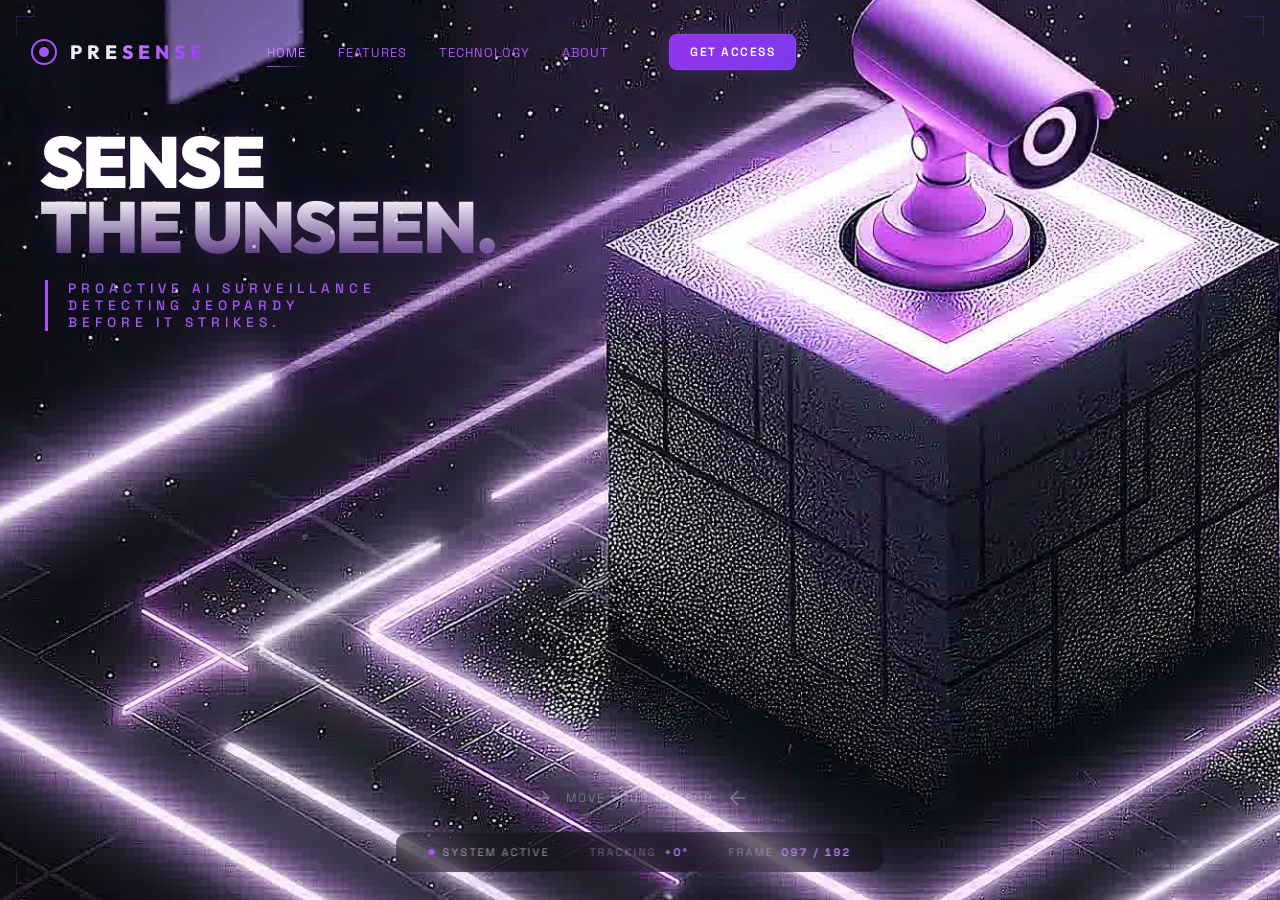
<file: index.html>
<!DOCTYPE html>
<html lang="en">
<head>
    <meta charset="UTF-8">
    <meta name="viewport" content="width=device-width, initial-scale=1.0">
    <meta name="description" content="PreSense — AI-Powered Public Safety & Crowd Monitoring System with intelligent CCTV surveillance.">
    <title>PreSense | Intelligent Surveillance</title>
    <link rel="preconnect" href="https://fonts.googleapis.com">
    <link rel="preconnect" href="https://fonts.gstatic.com" crossorigin>
    <link href="https://fonts.googleapis.com/css2?family=Outfit:wght@300;400;500;600;700;800;900&family=Space+Grotesk:wght@300;400;500;600;700&display=swap" rel="stylesheet">
    <link rel="stylesheet" href="style.css">
</head>
<body>
    <!-- Preloader -->
    <div id="preloader">
        <div class="preloader-inner">
            <div class="preloader-ring"></div>
            <div class="preloader-ring"></div>
            <div class="preloader-ring"></div>
            <div class="preloader-text">
                <span class="preloader-logo">PRE<span class="accent">SENSE</span></span>
                <div class="preloader-progress">
                    <div class="preloader-bar" id="preloaderBar"></div>
                </div>
                <span class="preloader-percent" id="preloaderPercent">0%</span>
            </div>
        </div>
    </div>

    <!-- Particle Canvas Background -->
    <canvas id="particleCanvas"></canvas>

    <!-- Scanline overlay -->
    <div class="scanline-overlay"></div>

    <!-- FULLSCREEN Camera Canvas -->
    <canvas id="cameraCanvas"></canvas>

    <!-- Neon Glow Overlay (pulses when mouse is idle) -->
    <div class="glow-overlay" id="glowOverlay"></div>

    <!-- Hero Catchy Text -->
    <div class="hero-text-container">
        <h1 class="hero-title">SENSE<br>THE UNSEEN.</h1>
        <p class="hero-subtitle">PROACTIVE AI SURVEILLANCE<br>DETECTING JEOPARDY<br>BEFORE IT STRIKES.</p>
    </div>

    <!-- Navigation -->
    <nav class="navbar" id="navbar">
        <div class="nav-logo">
            <div class="logo-icon">
                <svg width="28" height="28" viewBox="0 0 28 28" fill="none">
                    <circle cx="14" cy="14" r="12" stroke="url(#logoGrad)" stroke-width="2" fill="none"/>
                    <circle cx="14" cy="14" r="5" fill="url(#logoGrad)"/>
                    <line x1="14" y1="2" x2="14" y2="8" stroke="url(#logoGrad)" stroke-width="1.5"/>
                    <line x1="14" y1="20" x2="14" y2="26" stroke="url(#logoGrad)" stroke-width="1.5"/>
                    <line x1="2" y1="14" x2="8" y2="14" stroke="url(#logoGrad)" stroke-width="1.5"/>
                    <line x1="20" y1="14" x2="26" y2="14" stroke="url(#logoGrad)" stroke-width="1.5"/>
                    <defs>
                        <linearGradient id="logoGrad" x1="0" y1="0" x2="28" y2="28">
                            <stop offset="0%" stop-color="#a855f7"/>
                            <stop offset="100%" stop-color="#7c3aed"/>
                        </linearGradient>
                    </defs>
                </svg>
            </div>
            <span class="logo-text">PRE<span class="accent">SENSE</span></span>
        </div>
        <div class="nav-links">
            <a href="#" class="nav-link active">Home</a>
            <a href="#" class="nav-link">Features</a>
            <a href="#" class="nav-link">Technology</a>
            <a href="#" class="nav-link">About</a>
        </div>
        </div>
        <div class="nav-cta">
            <a href="access.html" class="btn-primary" style="text-decoration:none">Get Access</a>
        </div>
    </nav>

    <!-- Cursor Hint -->
    <div class="cursor-hint" id="cursorHint">
        <svg width="24" height="24" viewBox="0 0 24 24" fill="none" stroke="currentColor" stroke-width="1.5">
            <path d="M5 12h14M12 5l7 7-7 7"/>
        </svg>
        <span>Move your cursor</span>
        <svg width="24" height="24" viewBox="0 0 24 24" fill="none" stroke="currentColor" stroke-width="1.5" style="transform: scaleX(-1)">
            <path d="M5 12h14M12 5l7 7-7 7"/>
        </svg>
    </div>

    <!-- Status Bar -->
    <div class="status-bar" id="statusBar">
        <div class="status-item">
            <div class="status-dot live"></div>
            <span>SYSTEM ACTIVE</span>
        </div>
        <div class="status-item">
            <span class="status-label">TRACKING</span>
            <span class="status-value" id="trackingAngle">0°</span>
        </div>
        <div class="status-item">
            <span class="status-label">FRAME</span>
            <span class="status-value" id="frameCounter">001 / 192</span>
        </div>
    </div>

    <!-- Corner Decorations -->
    <div class="corner-decor top-left"></div>
    <div class="corner-decor top-right"></div>
    <div class="corner-decor bottom-left"></div>
    <div class="corner-decor bottom-right"></div>

    <script src="script.js"></script>
</body>
</html>
</file>
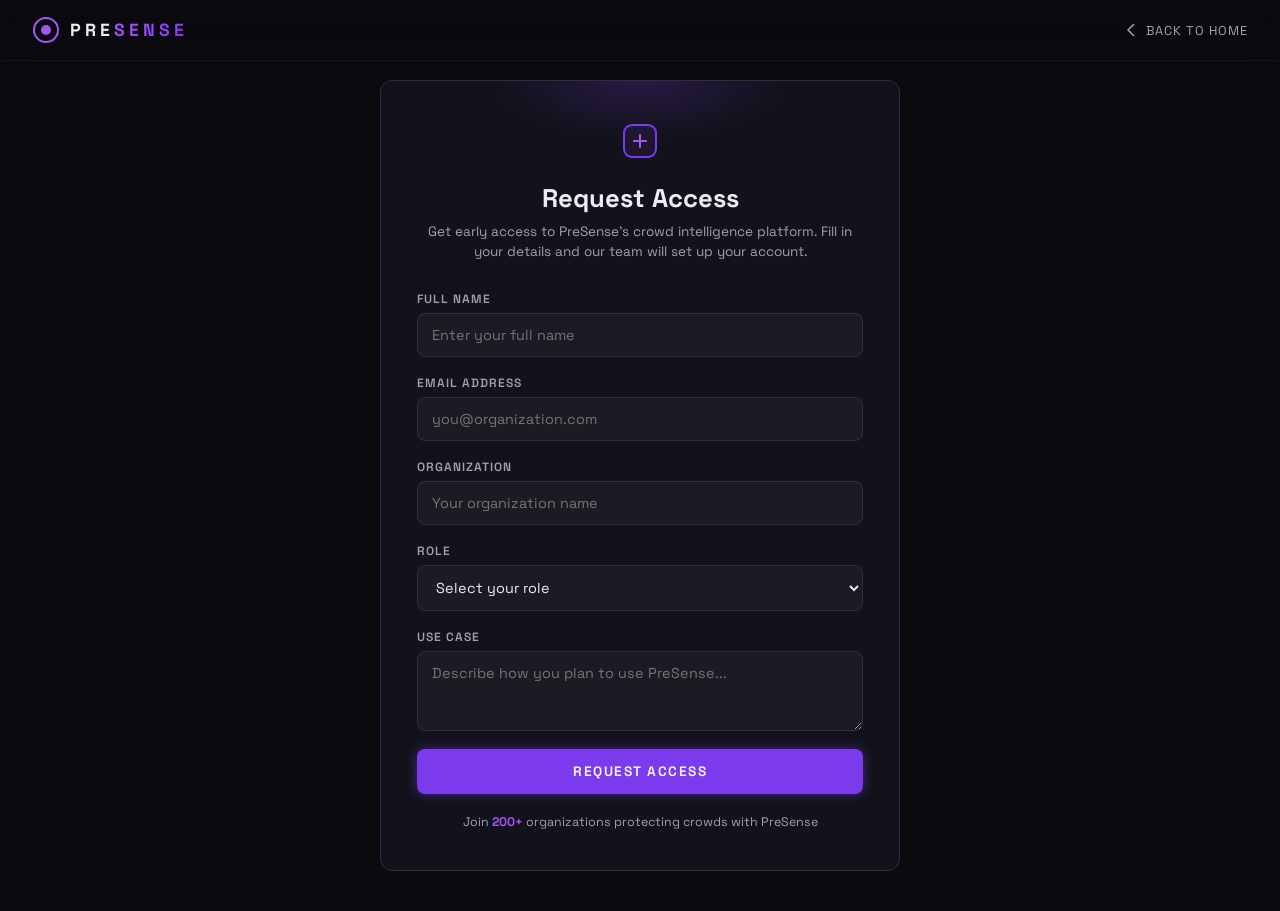
<file: access.html>
<!DOCTYPE html>
<html lang="en">
<head>
    <meta charset="UTF-8">
    <meta name="viewport" content="width=device-width, initial-scale=1.0">
    <meta name="description" content="Request access to PreSense — AI-powered crowd panic prediction and prevention system.">
    <title>PreSense | Request Access</title>
    <link rel="preconnect" href="https://fonts.googleapis.com">
    <link rel="preconnect" href="https://fonts.gstatic.com" crossorigin>
    <link href="https://fonts.googleapis.com/css2?family=Inter:wght@300;400;500;600;700;800;900&family=Space+Grotesk:wght@300;400;500;600;700&display=swap" rel="stylesheet">
    <link rel="stylesheet" href="app.css">
</head>
<body class="page-access">
    <!-- Dot grid background -->
    <div class="dot-grid-bg"></div>

    <!-- Floating particles -->
    <div class="particles-container" id="particles"></div>

    <!-- Navbar -->
    <nav class="top-nav">
        <a href="index.html" class="top-nav-logo">
            <svg width="28" height="28" viewBox="0 0 28 28" fill="none">
                <circle cx="14" cy="14" r="12" stroke="url(#lg1)" stroke-width="2" fill="none"/>
                <circle cx="14" cy="14" r="5" fill="url(#lg1)"/>
                <line x1="14" y1="2" x2="14" y2="8" stroke="url(#lg1)" stroke-width="1.5"/>
                <line x1="14" y1="20" x2="14" y2="26" stroke="url(#lg1)" stroke-width="1.5"/>
                <line x1="2" y1="14" x2="8" y2="14" stroke="url(#lg1)" stroke-width="1.5"/>
                <line x1="20" y1="14" x2="26" y2="14" stroke="url(#lg1)" stroke-width="1.5"/>
                <defs>
                    <linearGradient id="lg1" x1="0" y1="0" x2="28" y2="28">
                        <stop offset="0%" stop-color="#a855f7"/>
                        <stop offset="100%" stop-color="#7c3aed"/>
                    </linearGradient>
                </defs>
            </svg>
            <span>PRE<span class="accent">SENSE</span></span>
        </a>
        <a href="index.html" class="back-link">
            <svg width="16" height="16" viewBox="0 0 16 16" fill="none" stroke="currentColor" stroke-width="1.5"><path d="M10 2L4 8l6 6"/></svg>
            Back to Home
        </a>
    </nav>

    <!-- Access Form -->
    <main class="access-main" id="accessMain">
        <div class="access-card fade-in-up">
            <div class="access-card-glow"></div>
            <div class="access-header">
                <div class="access-icon">
                    <svg width="40" height="40" viewBox="0 0 40 40" fill="none">
                        <rect x="4" y="4" width="32" height="32" rx="8" stroke="#7C3AED" stroke-width="2" fill="rgba(124,58,237,0.1)"/>
                        <path d="M20 14v6m0 0v6m0-6h6m-6 0h-6" stroke="#A855F7" stroke-width="2" stroke-linecap="round"/>
                    </svg>
                </div>
                <h1>Request Access</h1>
                <p class="access-desc">Get early access to PreSense's crowd intelligence platform. Fill in your details and our team will set up your account.</p>
            </div>

            <form id="accessForm" class="access-form" autocomplete="off">
                <div class="form-group">
                    <label for="fullName">Full Name</label>
                    <input type="text" id="fullName" name="fullName" placeholder="Enter your full name" required>
                </div>
                <div class="form-group">
                    <label for="email">Email Address</label>
                    <input type="email" id="email" name="email" placeholder="you@organization.com" required>
                </div>
                <div class="form-group">
                    <label for="organization">Organization</label>
                    <input type="text" id="organization" name="organization" placeholder="Your organization name" required>
                </div>
                <div class="form-group">
                    <label for="role">Role</label>
                    <select id="role" name="role" required>
                        <option value="" disabled selected>Select your role</option>
                        <option value="event_organizer">Event Organizer</option>
                        <option value="authority">Government / Authority</option>
                        <option value="researcher">Researcher</option>
                        <option value="other">Other</option>
                    </select>
                </div>
                <div class="form-group">
                    <label for="useCase">Use Case</label>
                    <textarea id="useCase" name="useCase" rows="3" placeholder="Describe how you plan to use PreSense..." required></textarea>
                </div>
                <button type="submit" class="btn-submit" id="submitBtn">
                    <span class="btn-text">Request Access</span>
                    <span class="btn-loader"></span>
                </button>
            </form>

            <p class="access-footer-text">Join <strong>200+</strong> organizations protecting crowds with PreSense</p>
        </div>
    </main>

    <!-- Success Confirmation -->
    <div class="access-success" id="accessSuccess">
        <div class="success-card fade-in-up">
            <div class="success-checkmark">
                <svg class="checkmark-svg" viewBox="0 0 80 80">
                    <circle class="checkmark-circle" cx="40" cy="40" r="36" fill="none" stroke="#7C3AED" stroke-width="3"/>
                    <path class="checkmark-check" d="M24 42l10 10 22-24" fill="none" stroke="#A855F7" stroke-width="3" stroke-linecap="round" stroke-linejoin="round"/>
                </svg>
            </div>
            <h2>Access Request Received</h2>
            <p>Our team will review your application and contact you within <strong>24 hours</strong>.</p>
            <div class="success-details">
                <div class="detail-row">
                    <span class="detail-label">Reference ID</span>
                    <span class="detail-value" id="refId">PS-2026-0001</span>
                </div>
                <div class="detail-row">
                    <span class="detail-label">Submitted</span>
                    <span class="detail-value" id="submitTime">—</span>
                </div>
            </div>
            <a href="dashboard.html" class="btn-submit" style="text-decoration:none;display:inline-flex;margin-top:12px;">
                <span class="btn-text">Go to Dashboard Preview</span>
            </a>
        </div>
    </div>

    <script>
    // Particle generation
    (function(){
        const container = document.getElementById('particles');
        for(let i=0;i<30;i++){
            const p = document.createElement('div');
            p.className = 'particle';
            p.style.left = Math.random()*100+'%';
            p.style.top = Math.random()*100+'%';
            p.style.animationDelay = Math.random()*6+'s';
            p.style.animationDuration = (4+Math.random()*6)+'s';
            container.appendChild(p);
        }
    })();

    // Form submission
    document.getElementById('accessForm').addEventListener('submit', function(e){
        e.preventDefault();
        const btn = document.getElementById('submitBtn');
        btn.classList.add('loading');

        setTimeout(function(){
            btn.classList.remove('loading');
            document.getElementById('accessMain').style.display = 'none';
            const successEl = document.getElementById('accessSuccess');
            successEl.classList.add('visible');
            // Set ref ID and time
            document.getElementById('refId').textContent = 'PS-2026-' + String(Math.floor(Math.random()*9000+1000));
            document.getElementById('submitTime').textContent = new Date().toLocaleString();
        }, 1800);
    });
    </script>
</body>
</html>
</file>
<file: style.css>
/* ============================================
   PRESENSE CAM — Full-Screen Camera Landing
   ============================================ */

:root {
    --purple-400: #c084fc;
    --purple-500: #a855f7;
    --purple-600: #9333ea;
    --purple-700: #7c3aed;
    --text-primary: #f0eaf8;
    --text-secondary: rgba(240, 234, 248, 0.6);
    --text-muted: rgba(240, 234, 248, 0.35);
    --bg-primary: #0a0a0f;
    --font-display: 'Outfit', sans-serif;
    --font-body: 'Space Grotesk', sans-serif;
    --ease-out-expo: cubic-bezier(0.16, 1, 0.3, 1);
}

*, *::before, *::after {
    margin: 0;
    padding: 0;
    box-sizing: border-box;
}

html, body {
    width: 100%;
    height: 100%;
    overflow: hidden;
    background: #000;
    font-family: var(--font-body);
    -webkit-font-smoothing: antialiased;
    cursor: url("data:image/svg+xml,%3Csvg xmlns='http://www.w3.org/2000/svg' width='32' height='32' viewBox='0 0 32 32'%3E%3Cdefs%3E%3CradialGradient id='g' cx='50%25' cy='50%25' r='50%25'%3E%3Cstop offset='0%25' stop-color='%23a855f7'/%3E%3Cstop offset='100%25' stop-color='%237c3aed'/%3E%3C/radialGradient%3E%3C/defs%3E%3Ccircle cx='16' cy='16' r='10' stroke='%23a855f7' stroke-width='1.5' fill='none' opacity='0.9'/%3E%3Ccircle cx='16' cy='16' r='3.5' fill='url(%23g)'/%3E%3Cline x1='16' y1='3' x2='16' y2='9' stroke='%23a855f7' stroke-width='1.5' stroke-linecap='round'/%3E%3Cline x1='16' y1='23' x2='16' y2='29' stroke='%23a855f7' stroke-width='1.5' stroke-linecap='round'/%3E%3Cline x1='3' y1='16' x2='9' y2='16' stroke='%23a855f7' stroke-width='1.5' stroke-linecap='round'/%3E%3Cline x1='23' y1='16' x2='29' y2='16' stroke='%23a855f7' stroke-width='1.5' stroke-linecap='round'/%3E%3C/svg%3E") 16 16, crosshair;
}

.accent {
    background: linear-gradient(135deg, var(--purple-400), var(--purple-600));
    -webkit-background-clip: text;
    -webkit-text-fill-color: transparent;
    background-clip: text;
}

/* --- Preloader --- */
#preloader {
    position: fixed;
    inset: 0;
    z-index: 10000;
    background: #000;
    display: flex;
    align-items: center;
    justify-content: center;
    transition: opacity 0.8s var(--ease-out-expo), visibility 0.8s;
}

#preloader.hidden {
    opacity: 0;
    visibility: hidden;
    pointer-events: none;
}

.preloader-inner {
    position: relative;
    display: flex;
    flex-direction: column;
    align-items: center;
    gap: 32px;
}

.preloader-ring {
    position: absolute;
    border-radius: 50%;
    border: 1px solid transparent;
}

.preloader-ring:nth-child(1) {
    width: 180px; height: 180px;
    top: -60px; left: -60px;
    border-top-color: var(--purple-500);
    animation: spinCW 2s linear infinite;
}
.preloader-ring:nth-child(2) {
    width: 140px; height: 140px;
    top: -40px; left: -40px;
    border-bottom-color: var(--purple-700);
    animation: spinCCW 1.5s linear infinite;
}
.preloader-ring:nth-child(3) {
    width: 100px; height: 100px;
    top: -20px; left: -20px;
    border-left-color: var(--purple-400);
    animation: spinCW 1s linear infinite;
}

@keyframes spinCW { to { transform: rotate(360deg); } }
@keyframes spinCCW { to { transform: rotate(-360deg); } }

.preloader-text {
    position: relative;
    z-index: 2;
    display: flex;
    flex-direction: column;
    align-items: center;
    gap: 16px;
}

.preloader-logo {
    font-family: var(--font-display);
    font-weight: 800;
    font-size: 1.8rem;
    letter-spacing: 6px;
    color: var(--text-primary);
}

.preloader-progress {
    width: 200px;
    height: 2px;
    background: rgba(168, 85, 247, 0.15);
    border-radius: 2px;
    overflow: hidden;
}

.preloader-bar {
    height: 100%;
    width: 0%;
    background: linear-gradient(90deg, var(--purple-700), var(--purple-400));
    border-radius: 2px;
    transition: width 0.15s linear;
}

.preloader-percent {
    font-size: 0.75rem;
    color: var(--text-muted);
    letter-spacing: 3px;
}

/* --- FULLSCREEN Camera Canvas --- */
#cameraCanvas {
    position: fixed;
    top: 0;
    left: 0;
    width: 100vw;
    height: 100vh;
    display: block;
    z-index: 1;
}

/* --- Neon Glow Overlay (idle pulse) --- */
.glow-overlay {
    position: fixed;
    inset: 0;
    z-index: 2;
    pointer-events: none;
    opacity: 0;
    transition: opacity 0.6s ease;
    background:
        radial-gradient(ellipse 60% 50% at 55% 55%, rgba(168, 85, 247, 0.12) 0%, transparent 70%),
        radial-gradient(ellipse 40% 35% at 50% 60%, rgba(124, 58, 237, 0.08) 0%, transparent 60%),
        radial-gradient(ellipse 80% 40% at 50% 80%, rgba(168, 85, 247, 0.06) 0%, transparent 50%);
    mix-blend-mode: screen;
}

.glow-overlay.active {
    opacity: 1;
    animation: neonBreathe 2.2s ease-in-out infinite;
}

@keyframes neonBreathe {
    0%, 100% {
        opacity: 0.5;
        filter: brightness(1) blur(0px);
    }
    30% {
        opacity: 1;
        filter: brightness(1.3) blur(2px);
    }
    60% {
        opacity: 0.7;
        filter: brightness(1.1) blur(1px);
    }
    85% {
        opacity: 0.95;
        filter: brightness(1.25) blur(1.5px);
    }
}

/* --- Floating Navbar (glassmorphism, overlaid on image) --- */
.navbar {
    position: fixed;
    top: 20px;
    left: 50%;
    transform: translateX(-50%);
    z-index: 100;
    display: flex;
    align-items: center;
    justify-content: flex-start;
    gap: 60px;
    padding: 14px 10px;
    width: calc(100% - 40px);
    max-width: 1400px;
    background: transparent;
    backdrop-filter: none;
    -webkit-backdrop-filter: none;
    border: none;
    border-radius: 0;
    opacity: 0;
    animation: fadeSlideDown 0.8s var(--ease-out-expo) 0.5s forwards;
}

@keyframes fadeSlideDown {
    from { opacity: 0; transform: translateX(-50%) translateY(-20px); }
    to   { opacity: 1; transform: translateX(-50%) translateY(0); }
}

.nav-logo {
    display: flex;
    align-items: center;
    gap: 12px;
}

.logo-icon {
    display: flex;
    align-items: center;
    animation: pulseGlow 3s ease-in-out infinite;
}

@keyframes pulseGlow {
    0%, 100% { filter: drop-shadow(0 0 4px rgba(168, 85, 247, 0.4)); }
    50% { filter: drop-shadow(0 0 12px rgba(168, 85, 247, 0.7)); }
}

.logo-text {
    font-family: var(--font-display);
    font-weight: 800;
    font-size: 1.2rem;
    letter-spacing: 5px;
    color: var(--text-primary);
}

.nav-links {
    display: flex;
    gap: 32px;
}

.nav-link {
    font-size: 0.8rem;
    font-weight: 400;
    color: #a855f7; /* Vibrant Purple */
    text-decoration: none;
    letter-spacing: 1px;
    text-transform: uppercase;
    position: relative;
    padding: 4px 0;
    transition: color 0.3s ease;
}

.nav-link::after {
    content: '';
    position: absolute;
    bottom: -2px;
    left: 0;
    width: 0;
    height: 1px;
    background: linear-gradient(90deg, var(--purple-500), transparent);
    transition: width 0.4s var(--ease-out-expo);
}

.nav-link:hover, .nav-link.active { color: #c084fc; text-shadow: 0 0 8px rgba(168, 85, 247, 0.5); }
.nav-link:hover::after, .nav-link.active::after { width: 100%; }

.nav-cta {
    display: flex;
    gap: 12px;
}

.btn-outline {
    font-family: var(--font-body);
    font-size: 0.75rem;
    font-weight: 500;
    letter-spacing: 1.5px;
    text-transform: uppercase;
    padding: 9px 20px;
    background: transparent;
    color: var(--purple-400);
    border: 1px solid rgba(168, 85, 247, 0.3);
    border-radius: 8px;
    cursor: pointer;
    transition: all 0.3s ease;
}

.btn-outline:hover {
    background: rgba(168, 85, 247, 0.08);
    border-color: var(--purple-500);
    box-shadow: 0 0 20px rgba(168, 85, 247, 0.15);
}

.btn-primary {
    font-family: var(--font-body);
    font-size: 0.75rem;
    font-weight: 600;
    letter-spacing: 1.5px;
    text-transform: uppercase;
    padding: 9px 20px;
    background: linear-gradient(135deg, var(--purple-600), var(--purple-700));
    color: white;
    border: 1px solid rgba(168, 85, 247, 0.4);
    border-radius: 8px;
    cursor: pointer;
    transition: all 0.3s ease;
    box-shadow: 0 0 20px rgba(168, 85, 247, 0.2);
}

.btn-primary:hover {
    background: linear-gradient(135deg, var(--purple-500), var(--purple-600));
    box-shadow: 0 0 40px rgba(168, 85, 247, 0.35);
    transform: translateY(-1px);
}

/* --- Status Bar (floating at bottom) --- */
.status-bar {
    position: fixed;
    bottom: 28px;
    left: 50%;
    transform: translateX(-50%);
    z-index: 100;
    display: flex;
    align-items: center;
    gap: 40px;
    padding: 12px 32px;
    background: rgba(10, 10, 15, 0.5);
    backdrop-filter: blur(20px);
    -webkit-backdrop-filter: blur(20px);
    border: 1px solid rgba(168, 85, 247, 0.1);
    border-radius: 14px;
    opacity: 0;
    transition: opacity 0.6s var(--ease-out-expo) 0.3s, transform 0.6s var(--ease-out-expo) 0.3s;
}

.status-bar.visible {
    opacity: 1;
}

.status-item {
    display: flex;
    align-items: center;
    gap: 8px;
    font-size: 0.68rem;
    letter-spacing: 2px;
    text-transform: uppercase;
    color: var(--text-secondary);
}

.status-dot {
    width: 6px;
    height: 6px;
    border-radius: 50%;
    background: var(--purple-500);
}

.status-dot.live {
    animation: liveDot 1.5s ease-in-out infinite;
    box-shadow: 0 0 8px rgba(168, 85, 247, 0.6);
}

@keyframes liveDot {
    0%, 100% { opacity: 1; }
    50% { opacity: 0.3; }
}

.status-label { color: var(--text-muted); }
.status-value {
    color: var(--purple-400);
    font-weight: 600;
    font-variant-numeric: tabular-nums;
}

/* --- Cursor Hint --- */
.cursor-hint {
    position: fixed;
    bottom: 90px;
    left: 50%;
    transform: translateX(-50%);
    z-index: 100;
    display: flex;
    align-items: center;
    gap: 12px;
    color: var(--text-muted);
    font-size: 0.75rem;
    letter-spacing: 2px;
    text-transform: uppercase;
    animation: hintPulse 2s ease-in-out infinite;
    pointer-events: none;
    transition: opacity 0.5s ease;
}

@keyframes hintPulse {
    0%, 100% { opacity: 0.3; }
    50% { opacity: 0.8; }
}

.cursor-hint svg:first-child {
    animation: hintArrowL 1.5s ease-in-out infinite alternate;
}
.cursor-hint svg:last-child {
    animation: hintArrowR 1.5s ease-in-out infinite alternate;
}

@keyframes hintArrowL {
    0% { transform: translateX(4px); }
    100% { transform: translateX(-4px); }
}
@keyframes hintArrowR {
    0% { transform: translateX(-4px) scaleX(-1); }
    100% { transform: translateX(4px) scaleX(-1); }
}

.cursor-hint.hidden { opacity: 0; }

/* --- Corner Decorations --- */
.corner-decor {
    position: fixed;
    z-index: 50;
    width: 40px;
    height: 40px;
    pointer-events: none;
}

.corner-decor::before,
.corner-decor::after {
    content: '';
    position: absolute;
    background: rgba(168, 85, 247, 0.18);
}

.corner-decor.top-left { top: 16px; left: 16px; }
.corner-decor.top-left::before { top: 0; left: 0; width: 20px; height: 1px; }
.corner-decor.top-left::after  { top: 0; left: 0; width: 1px; height: 20px; }

.corner-decor.top-right { top: 16px; right: 16px; }
.corner-decor.top-right::before { top: 0; right: 0; width: 20px; height: 1px; }
.corner-decor.top-right::after  { top: 0; right: 0; width: 1px; height: 20px; }

.corner-decor.bottom-left { bottom: 16px; left: 16px; }
.corner-decor.bottom-left::before { bottom: 0; left: 0; width: 20px; height: 1px; }
.corner-decor.bottom-left::after  { bottom: 0; left: 0; width: 1px; height: 20px; }

.corner-decor.bottom-right { bottom: 16px; right: 16px; }
.corner-decor.bottom-right::before { bottom: 0; right: 0; width: 20px; height: 1px; }
.corner-decor.bottom-right::after  { bottom: 0; right: 0; width: 1px; height: 20px; }

/* --- Scanline (subtle) --- */
.scanline-overlay {
    position: fixed;
    inset: 0;
    z-index: 2;
    pointer-events: none;
    background: repeating-linear-gradient(
        0deg, transparent, transparent 2px,
        rgba(168, 85, 247, 0.006) 2px,
        rgba(168, 85, 247, 0.006) 4px
    );
}

/* --- Hide unused elements --- */
#particleCanvas { display: none; }
.camera-container { display: none; }
.camera-glow { display: none; }
.hero { display: none; }

/* --- Responsive --- */
@media (max-width: 900px) {
    .nav-links { display: none; }
    .navbar { padding: 12px 20px; width: calc(100% - 32px); }
}

@media (max-width: 640px) {
    .nav-cta { gap: 6px; }
    .btn-outline, .btn-primary { padding: 7px 12px; font-size: 0.65rem; }
    .status-bar { gap: 16px; padding: 10px 18px; }
    .status-item { font-size: 0.58rem; }
}
/* --- Hero Text --- */
.hero-text-container {
    position: fixed;
    top: 130px; /* Vertically below the logo/heading */
    left: 40px;  /* Aligned with the logo on the left */
    right: auto;
    z-index: 50;
    pointer-events: none;
    max-width: 700px;
    text-align: left;
    opacity: 0;
    animation: fadeSlideRight 1.2s var(--ease-out-expo) 1s forwards;
}

@keyframes fadeSlideRight {
    from { opacity: 0; transform: translateX(-30px); }
    to   { opacity: 1; transform: translateX(0); }
}

.hero-title {
    font-family: var(--font-display);
    font-size: 4.5rem;
    font-weight: 900;
    line-height: 0.9;
    letter-spacing: -2px;
    color: var(--text-primary);
    margin-bottom: 20px;
    text-transform: uppercase;
    background: linear-gradient(to bottom, #fff 50%, rgba(168, 85, 247, 0.4));
    -webkit-background-clip: text;
    -webkit-text-fill-color: transparent;
    filter: drop-shadow(0 0 10px rgba(168, 85, 247, 0.2));
}

.hero-subtitle {
    font-size: 0.85rem;
    color: #a855f7;
    letter-spacing: 5px;
    font-weight: 500;
    text-transform: uppercase;
    border-left: 3px solid #a855f7;
    border-right: none;
    padding-left: 20px;
    padding-right: 0;
    margin-left: 5px;
    margin-right: 0;
}



@media (max-width: 768px) {
    .hero-title { font-size: 3rem; }
    .hero-text-container { left: 5%; width: 90%; }
}
</file>
<file: app.css>
/* ============================================
   PRESENSE APP — Shared Styles (Dark Sci-Fi)
   ============================================ */
:root {
    --black: #0A0A0F;
    --card-bg: #12121A;
    --card-border: #2D2D4A;
    --purple-300: #C4B5FD;
    --purple-400: #A855F7;
    --purple-500: #9D5FF3;
    --purple-600: #7C3AED;
    --purple-700: #5B21B6;
    --white: #FFFFFF;
    --grey: #A0A0B0;
    --text-primary: #F0EAF8;
    --text-secondary: #A0A0B0;
    --red: #EF4444;
    --dark-red: #991B1B;
    --amber: #F59E0B;
    --yellow: #FACC15;
    --green: #10B981;
    --glow: 0 0 12px rgba(124, 58, 237, 0.5);
    --glow-sm: 0 0 6px rgba(124, 58, 237, 0.3);
    --font: 'Space Grotesk', 'Inter', sans-serif;
    --radius: 12px;
    --radius-sm: 8px;
    --sidebar-w: 240px;
    --topbar-h: 60px;
    --ease: cubic-bezier(0.16, 1, 0.3, 1);
}
*, *::before, *::after { margin:0; padding:0; box-sizing:border-box; }
html { scroll-behavior: smooth; }
body {
    font-family: var(--font);
    background: var(--black);
    color: var(--text-primary);
    -webkit-font-smoothing: antialiased;
    min-height: 100vh;
    overflow-x: hidden;
}
.accent { background: linear-gradient(135deg, var(--purple-400), var(--purple-600)); -webkit-background-clip: text; -webkit-text-fill-color: transparent; background-clip: text; }
a { color: inherit; text-decoration: none; }

/* Dot grid background */
.dot-grid-bg {
    position: fixed; inset:0; z-index:0; pointer-events:none;
    background-image: radial-gradient(rgba(124,58,237,0.07) 1px, transparent 1px);
    background-size: 28px 28px;
}

/* Floating particles */
.particles-container { position:fixed; inset:0; z-index:0; pointer-events:none; overflow:hidden; }
.particle {
    position:absolute; width:3px; height:3px; border-radius:50%;
    background: var(--purple-600); opacity:0;
    animation: particleFloat 6s ease-in-out infinite;
}
@keyframes particleFloat {
    0%   { opacity:0; transform: translateY(0) scale(0.5); }
    20%  { opacity:0.6; }
    80%  { opacity:0.3; }
    100% { opacity:0; transform: translateY(-120px) scale(1.2); }
}

/* Fade animations */
.fade-in-up { animation: fadeInUp 0.7s var(--ease) both; }
@keyframes fadeInUp {
    from { opacity:0; transform: translateY(24px); }
    to   { opacity:1; transform: translateY(0); }
}
.fade-in { animation: fadeIn 0.5s var(--ease) both; }
@keyframes fadeIn { from { opacity:0; } to { opacity:1; } }

/* ── Top Nav (access page) ── */
.top-nav {
    position:fixed; top:0; left:0; right:0; z-index:200;
    display:flex; align-items:center; justify-content:space-between;
    padding: 16px 32px;
    background: rgba(10,10,15,0.8); backdrop-filter: blur(16px);
    border-bottom: 1px solid rgba(45,45,74,0.3);
}
.top-nav-logo {
    display:flex; align-items:center; gap:10px;
    font-weight:800; font-size:1.1rem; letter-spacing:4px;
}
.back-link {
    display:flex; align-items:center; gap:6px;
    font-size:0.8rem; color: var(--grey); letter-spacing:1px; text-transform:uppercase;
    transition: color 0.3s;
}
.back-link:hover { color: var(--purple-400); }

/* ── Access Page ── */
.page-access { display:flex; align-items:center; justify-content:center; min-height:100vh; padding:80px 20px 40px; }
.access-main { position:relative; z-index:1; width:100%; display:flex; justify-content:center; }
.access-card {
    position:relative; width:100%; max-width:520px;
    background: var(--card-bg); border:1px solid var(--card-border); border-radius: var(--radius);
    padding: 40px 36px; overflow:hidden;
}
.access-card-glow {
    position:absolute; top:-60px; left:50%; transform:translateX(-50%);
    width:300px; height:120px; border-radius:50%;
    background: radial-gradient(ellipse, rgba(124,58,237,0.2), transparent 70%);
    pointer-events:none;
}
.access-header { text-align:center; margin-bottom:28px; }
.access-icon { margin-bottom:16px; }
.access-header h1 { font-size:1.6rem; font-weight:700; margin-bottom:8px; }
.access-desc { font-size:0.85rem; color: var(--grey); line-height:1.5; }
.access-form { display:flex; flex-direction:column; gap:18px; }
.form-group { display:flex; flex-direction:column; gap:6px; }
.form-group label { font-size:0.75rem; font-weight:600; letter-spacing:1px; text-transform:uppercase; color: var(--grey); }
.form-group input, .form-group select, .form-group textarea {
    background: rgba(255,255,255,0.04); border:1px solid var(--card-border); border-radius: var(--radius-sm);
    padding: 12px 14px; color: var(--text-primary); font-family: var(--font); font-size:0.9rem;
    transition: border-color 0.3s, box-shadow 0.3s; outline:none; resize:vertical;
}
.form-group input:focus, .form-group select:focus, .form-group textarea:focus {
    border-color: var(--purple-600); box-shadow: var(--glow-sm);
}
.form-group select option { background: var(--card-bg); color: var(--text-primary); }
.btn-submit {
    position:relative; display:flex; align-items:center; justify-content:center; gap:8px;
    padding: 14px 28px; border:none; border-radius: var(--radius-sm); cursor:pointer;
    background: var(--purple-600); color:#fff; font-family: var(--font);
    font-size:0.85rem; font-weight:600; letter-spacing:1.5px; text-transform:uppercase;
    transition: background 0.3s, box-shadow 0.3s, transform 0.2s;
    box-shadow: var(--glow);
}
.btn-submit:hover { background: var(--purple-500); transform: translateY(-1px); box-shadow: 0 0 24px rgba(124,58,237,0.6); }
.btn-submit.loading .btn-text { opacity:0; }
.btn-submit.loading .btn-loader { opacity:1; }
.btn-loader {
    position:absolute; width:20px; height:20px; border:2px solid rgba(255,255,255,0.3);
    border-top-color:#fff; border-radius:50%; opacity:0;
    animation: spin 0.7s linear infinite;
}
@keyframes spin { to { transform: rotate(360deg); } }
.access-footer-text { text-align:center; margin-top:20px; font-size:0.78rem; color: var(--grey); }
.access-footer-text strong { color: var(--purple-400); }

/* Success screen */
.access-success {
    position:fixed; inset:0; z-index:300; display:flex; align-items:center; justify-content:center;
    background: rgba(10,10,15,0.95); backdrop-filter: blur(20px);
    opacity:0; visibility:hidden; transition: opacity 0.5s, visibility 0.5s;
}
.access-success.visible { opacity:1; visibility:visible; }
.success-card { text-align:center; max-width:440px; padding:40px; }
.success-checkmark { margin-bottom:24px; }
.checkmark-svg { width:80px; height:80px; }
.checkmark-circle { stroke-dasharray: 226; stroke-dashoffset: 226; animation: drawCircle 0.8s ease forwards 0.3s; }
.checkmark-check { stroke-dasharray: 60; stroke-dashoffset: 60; animation: drawCheck 0.5s ease forwards 0.9s; }
@keyframes drawCircle { to { stroke-dashoffset:0; } }
@keyframes drawCheck { to { stroke-dashoffset:0; } }
.success-card h2 { font-size:1.5rem; margin-bottom:10px; }
.success-card p { font-size:0.9rem; color: var(--grey); line-height:1.5; }
.success-card strong { color: var(--purple-400); }
.success-details {
    margin-top:24px; padding:16px; background: rgba(124,58,237,0.06);
    border:1px solid rgba(124,58,237,0.15); border-radius: var(--radius-sm);
    display:flex; flex-direction:column; gap:10px;
}
.detail-row { display:flex; justify-content:space-between; font-size:0.8rem; }
.detail-label { color: var(--grey); }
.detail-value { color: var(--purple-400); font-weight:600; }

/* ── Dashboard Layout ── */
.dash-layout { display:flex; min-height:100vh; }

/* Sidebar */
.sidebar {
    position:fixed; top:0; left:0; bottom:0; width: var(--sidebar-w); z-index:150;
    background: var(--card-bg); border-right: 1px solid var(--card-border);
    display:flex; flex-direction:column; transition: width 0.3s var(--ease);
    overflow:hidden;
}
.sidebar.collapsed { width:68px; }
.sidebar-logo {
    display:flex; align-items:center; gap:10px; padding:18px 20px;
    font-weight:800; font-size:1rem; letter-spacing:3px; white-space:nowrap;
    border-bottom: 1px solid var(--card-border);
}
.sidebar-logo svg { flex-shrink:0; }
.sidebar.collapsed .sidebar-logo span { display:none; }
.sidebar-nav { flex:1; padding:12px 8px; display:flex; flex-direction:column; gap:2px; }
.sidebar-link {
    display:flex; align-items:center; gap:14px; padding:11px 16px;
    border-radius: var(--radius-sm); font-size:0.82rem; font-weight:500;
    color: var(--grey); letter-spacing:0.5px; white-space:nowrap;
    transition: all 0.25s; cursor:pointer; border-left: 3px solid transparent;
}
.sidebar-link-highlight {
    background: rgba(124, 58, 237, 0.12) !important;
    color: var(--purple-400) !important;
    border-left: 3px solid var(--purple-600) !important;
    margin: 8px 0;
}
.sidebar-link:hover { background: rgba(124,58,237,0.08); color: var(--text-primary); }
.sidebar-link.active { background: rgba(124,58,237,0.1); color: var(--purple-400); border-left-color: var(--purple-600); }
.sidebar-link svg { flex-shrink:0; width:20px; height:20px; }
.sidebar.collapsed .sidebar-link span { display:none; }
.sidebar.collapsed .sidebar-link { justify-content:center; padding:11px 0; border-left:none; }
.sidebar-toggle {
    padding:14px; border-top:1px solid var(--card-border);
    display:flex; align-items:center; justify-content:center; cursor:pointer;
    color: var(--grey); transition: color 0.3s;
}
.sidebar-toggle:hover { color: var(--purple-400); }

/* Topbar */
.topbar {
    position:fixed; top:0; left: var(--sidebar-w); right:0; height: var(--topbar-h); z-index:140;
    display:flex; align-items:center; justify-content:space-between; padding:0 28px;
    background: rgba(10,10,15,0.85); backdrop-filter: blur(16px);
    border-bottom: 1px solid var(--card-border);
    transition: left 0.3s var(--ease);
}
.sidebar.collapsed ~ .dash-content .topbar,
.sidebar.collapsed ~ .topbar { left: 68px; }
.topbar-title { font-size:1rem; font-weight:600; letter-spacing:1px; }
.topbar-right { display:flex; align-items:center; gap:16px; }
.topbar-time { font-size:0.75rem; color: var(--grey); letter-spacing:1px; }
.avatar {
    width:34px; height:34px; border-radius:50%; border:2px solid var(--purple-600);
    background: linear-gradient(135deg, var(--purple-600), var(--purple-700));
    display:flex; align-items:center; justify-content:center; font-size:0.75rem; font-weight:700;
}

/* Main content */
.dash-content {
    margin-left: var(--sidebar-w); padding-top: var(--topbar-h); flex:1; min-height:100vh;
    transition: margin-left 0.3s var(--ease);
}
.sidebar.collapsed ~ .dash-content { margin-left: 68px; }
.page-content { padding:28px; animation: fadeIn 0.4s ease; }

/* Page sections hidden by default for JS routing */
.page-section { display:none; }
.page-section.active { display:block; }

/* ── Cards & Metrics ── */
.metric-grid { display:grid; grid-template-columns: repeat(auto-fit, minmax(200px, 1fr)); gap:16px; margin-bottom:24px; }
.metric-card {
    background: var(--card-bg); border:1px solid var(--card-border); border-radius: var(--radius);
    padding:20px 22px; display:flex; flex-direction:column; gap:6px;
    transition: border-color 0.3s, box-shadow 0.3s;
}
.metric-card:hover { border-color: rgba(124,58,237,0.3); box-shadow: var(--glow-sm); }
.metric-label { font-size:0.7rem; font-weight:600; letter-spacing:1.5px; text-transform:uppercase; color: var(--grey); }
.metric-value { font-size:1.8rem; font-weight:800; }
.metric-sub { font-size:0.72rem; color: var(--grey); }

/* Panels */
.panels { display:grid; grid-template-columns: 1fr 1fr; gap:16px; margin-bottom:24px; }
.panel {
    background: var(--card-bg); border:1px solid var(--card-border); border-radius: var(--radius);
    padding:22px; overflow:hidden;
}
.panel-header { display:flex; align-items:center; justify-content:space-between; margin-bottom:16px; }
.panel-title { font-size:0.85rem; font-weight:600; letter-spacing:1px; }
.panel-badge {
    font-size:0.65rem; padding:3px 10px; border-radius:20px; font-weight:600; letter-spacing:0.5px;
}

/* Badges */
.badge { display:inline-block; padding:3px 10px; border-radius:20px; font-size:0.65rem; font-weight:700; letter-spacing:0.5px; text-transform:uppercase; }
.badge-low { background: rgba(16,185,129,0.15); color: var(--green); }
.badge-medium { background: rgba(245,158,11,0.1); color: var(--amber); border: 1px solid rgba(245,158,11,0.2); }
.badge-high { background: rgba(239,68,68,0.1); color: var(--red); border: 1px solid rgba(239,68,68,0.2); }
.badge-critical { background: rgba(153,27,27,0.2); color: #fff; border: 1px solid var(--dark-red); box-shadow: 0 0 10px rgba(153,27,27,0.4); font-weight: 800; }
.badge-yellow { background: rgba(250,204,21,0.1); color: var(--yellow); border: 1px solid rgba(250,204,21,0.2); }
.badge-resolved { background: rgba(255,255,255,0.05); color: var(--grey); border: 1px solid var(--card-border); }

/* Tables */
.data-table { width:100%; border-collapse:collapse; }
.data-table th {
    text-align:left; font-size:0.68rem; font-weight:600; letter-spacing:1.5px;
    text-transform:uppercase; color: var(--grey); padding:10px 14px;
    border-bottom: 1px solid var(--card-border);
}
.data-table td {
    padding:12px 14px; font-size:0.82rem; border-bottom:1px solid rgba(45,45,74,0.3);
    color: var(--text-secondary);
}
.data-table tr:hover td { background: rgba(124,58,237,0.03); }

/* Buttons */
.btn {
    display:inline-flex; align-items:center; gap:6px;
    padding:8px 18px; border:none; border-radius: var(--radius-sm); cursor:pointer;
    font-family: var(--font); font-size:0.78rem; font-weight:600; letter-spacing:1px;
    text-transform:uppercase; transition: all 0.3s;
}
.btn-purple { background: var(--purple-600); color:#fff; box-shadow: var(--glow-sm); }
.btn-purple:hover { background: var(--purple-500); box-shadow: var(--glow); transform:translateY(-1px); }
.btn-outline-sm {
    background:transparent; border:1px solid var(--card-border); color: var(--grey);
    padding:6px 14px; font-size:0.72rem;
}
.btn-outline-sm:hover { border-color: var(--purple-600); color: var(--purple-400); }
.btn-ghost { background:transparent; color: var(--purple-400); padding:6px 12px; font-size:0.75rem; }
.btn-ghost:hover { background: rgba(124,58,237,0.1); }

/* Filter bar */
.filter-bar { display:flex; gap:8px; flex-wrap:wrap; margin-bottom:20px; }
.filter-btn {
    padding:7px 16px; border:1px solid var(--card-border); border-radius:20px;
    background:transparent; color: var(--grey); font-family: var(--font); font-size:0.75rem;
    font-weight:500; cursor:pointer; transition: all 0.3s; letter-spacing:0.5px;
}
.filter-btn:hover { border-color: var(--purple-600); color: var(--purple-400); }
.filter-btn.active { background: var(--purple-600); color:#fff; border-color: var(--purple-600); box-shadow: var(--glow-sm); }

/* Zone cards */
.zone-grid { display:grid; grid-template-columns: repeat(auto-fill, minmax(300px, 1fr)); gap:16px; }
.zone-card {
    background: var(--card-bg); border:1px solid var(--card-border); border-radius: var(--radius);
    padding:22px; transition: border-color 0.3s, box-shadow 0.3s;
}
.zone-card:hover { border-color: rgba(124,58,237,0.3); box-shadow: var(--glow-sm); }
.zone-card-top { display:flex; justify-content:space-between; align-items:flex-start; margin-bottom:12px; }
.zone-name { font-size:1rem; font-weight:700; }
.zone-count { font-size:0.8rem; color: var(--grey); margin-bottom:12px; }
.zone-sparkline { height:40px; margin-bottom:14px; }

/* Settings */
.settings-section { margin-bottom:32px; }
.settings-title {
    font-size:0.72rem; font-weight:700; letter-spacing:2px; text-transform:uppercase;
    color: var(--grey); margin-bottom:16px; padding-bottom:8px; border-bottom:1px solid var(--card-border);
}
.setting-row {
    display:flex; align-items:center; justify-content:space-between;
    padding:14px 0; border-bottom:1px solid rgba(45,45,74,0.2);
}
.setting-label { font-size:0.85rem; }
.setting-desc { font-size:0.72rem; color: var(--grey); margin-top:2px; }

/* Toggle switch */
.toggle { position:relative; width:44px; height:24px; cursor:pointer; }
.toggle input { opacity:0; width:0; height:0; }
.toggle-slider {
    position:absolute; inset:0; background: rgba(255,255,255,0.1);
    border-radius:24px; transition: background 0.3s;
}
.toggle-slider::before {
    content:''; position:absolute; width:18px; height:18px; border-radius:50%;
    left:3px; bottom:3px; background:#fff; transition: transform 0.3s;
}
.toggle input:checked + .toggle-slider { background: var(--purple-600); }
.toggle input:checked + .toggle-slider::before { transform: translateX(20px); }

/* Slider */
.range-slider { width:100%; -webkit-appearance:none; height:4px; border-radius:4px; background: var(--card-border); outline:none; }
.range-slider::-webkit-slider-thumb {
    -webkit-appearance:none; width:16px; height:16px; border-radius:50%;
    background: var(--purple-600); cursor:pointer; box-shadow: var(--glow-sm);
}

/* Toast */
.toast {
    position:fixed; bottom:24px; right:24px; z-index:9999;
    padding:14px 24px; background: var(--card-bg); border:1px solid var(--purple-600);
    border-radius: var(--radius-sm); box-shadow: var(--glow);
    font-size:0.82rem; color: var(--text-primary);
    transform: translateY(80px); opacity:0; transition: all 0.4s var(--ease);
}
.toast.show { transform: translateY(0); opacity:1; }

/* Heatmap SVG */
.heatmap-container { width:100%; aspect-ratio:16/9; border-radius: var(--radius-sm); overflow:hidden; position:relative; }
.heatmap-container svg { width:100%; height:100%; }
.heatmap-cell { transition: fill 0.5s; }

/* Chart containers */
.chart-container { position:relative; width:100%; }
.chart-container canvas { width:100%!important; }

/* Zone detail overlay */
.zone-detail-overlay {
    position:fixed; inset:0; z-index:500; background: rgba(10,10,15,0.92); backdrop-filter:blur(12px);
    display:none; align-items:center; justify-content:center; padding:40px;
}
.zone-detail-overlay.show { display:flex; }
.zone-detail-card {
    width:100%; max-width:900px; max-height:85vh; overflow-y:auto;
    background: var(--card-bg); border:1px solid var(--card-border); border-radius: var(--radius);
    padding:32px;
}
.zone-detail-close {
    float:right; background:none; border:none; color: var(--grey); cursor:pointer;
    font-size:1.4rem; transition: color 0.3s;
}
.zone-detail-close:hover { color: var(--red); }
.risk-checklist { display:flex; flex-direction:column; gap:10px; margin-top:12px; }
.risk-item { display:flex; align-items:center; gap:10px; font-size:0.82rem; }
.risk-dot { width:8px; height:8px; border-radius:50%; }
.risk-dot.danger { background: var(--red); box-shadow: 0 0 6px rgba(239,68,68,0.5); }
.risk-dot.warn { background: var(--amber); }
.risk-dot.safe { background: var(--green); }

/* Movement arrows */
.movement-field { width:100%; height:120px; position:relative; overflow:hidden; border-radius: var(--radius-sm); background: rgba(255,255,255,0.02); }
.arrow {
    position:absolute; color: var(--purple-400); font-size:18px; opacity:0.6;
    animation: moveArrow 3s linear infinite;
}
@keyframes moveArrow { 0%{opacity:0;transform:translateX(-20px)} 50%{opacity:0.7} 100%{opacity:0;transform:translateX(40px)} }

/* Simulated alert flash */
@keyframes alertFlash {
    0%,100%{ box-shadow: none; }
    50%{ box-shadow: 0 0 20px rgba(239,68,68,0.4), inset 0 0 20px rgba(239,68,68,0.05); }
}
.alert-flash { animation: alertFlash 1s ease 3; }

/* Reports */
.report-summary {
    background: var(--card-bg); border:1px solid var(--card-border); border-radius: var(--radius);
    padding:24px; margin-top:24px;
}
.report-stat { display:flex; gap:32px; flex-wrap:wrap; }
.report-stat-item { }
.report-stat-value { font-size:1.6rem; font-weight:800; color: var(--purple-400); }
.report-stat-label { font-size:0.72rem; color: var(--grey); letter-spacing:1px; text-transform:uppercase; margin-top:2px; }

/* Date picker */
.date-picker { display:flex; gap:8px; margin-bottom:20px; }

/* API key */
.api-key {
    font-family: monospace; font-size:0.82rem; padding:10px 14px;
    background: rgba(255,255,255,0.03); border:1px solid var(--card-border);
    border-radius: var(--radius-sm); color: var(--grey); letter-spacing:2px;
}

/* ── Live Footage Panel ── */
.live-footage-panel { }
.live-rec-badge { animation: recPulse 1.2s ease-in-out infinite; }
@keyframes recPulse {
    0%, 100% { opacity:1; }
    50% { opacity:0.4; }
}
.live-footage-grid {
    display: grid;
    grid-template-columns: 1.2fr 1fr;
    gap: 20px;
    align-items: start;
}
.live-feed-container {
    background: #0c0c14;
    border: 1px solid var(--card-border);
    border-radius: var(--radius-sm);
    overflow: hidden;
}
.feed-header {
    display: flex; justify-content: space-between; align-items: center;
    padding: 10px 14px;
    font-size: 0.72rem; letter-spacing: 1.5px; text-transform: uppercase;
    color: var(--grey);
    border-bottom: 1px solid rgba(45,45,74,0.3);
}
.feed-cam-label { font-weight: 600; color: var(--text-primary); }
.feed-timestamp { font-variant-numeric: tabular-nums; color: var(--purple-400); }
.feed-video-wrap {
    position: relative;
    width: 100%;
    aspect-ratio: 16/9;
    background: #000;
    overflow: hidden;
}
.feed-video-wrap video {
    width: 100%; height: 100%; object-fit: cover; display: block;
}
/* HUD overlay on video */
.feed-overlay-hud {
    position: absolute; inset: 0; pointer-events: none; z-index: 2;
}
.hud-corner {
    position: absolute; width: 28px; height: 28px;
}
.hud-corner::before, .hud-corner::after {
    content: ''; position: absolute; background: rgba(124,58,237,0.5);
}
.hud-tl { top: 10px; left: 10px; }
.hud-tl::before { top:0; left:0; width:18px; height:2px; }
.hud-tl::after { top:0; left:0; width:2px; height:18px; }
.hud-tr { top: 10px; right: 10px; }
.hud-tr::before { top:0; right:0; width:18px; height:2px; }
.hud-tr::after { top:0; right:0; width:2px; height:18px; }
.hud-bl { bottom: 10px; left: 10px; }
.hud-bl::before { bottom:0; left:0; width:18px; height:2px; }
.hud-bl::after { bottom:0; left:0; width:2px; height:18px; }
.hud-br { bottom: 10px; right: 10px; }
.hud-br::before { bottom:0; right:0; width:18px; height:2px; }
.hud-br::after { bottom:0; right:0; width:2px; height:18px; }
.hud-scanline {
    position: absolute; left: 0; right: 0; height: 2px;
    background: linear-gradient(90deg, transparent, rgba(124,58,237,0.3), transparent);
    animation: scanMove 4s linear infinite;
}
@keyframes scanMove {
    0% { top: 0; }
    100% { top: 100%; }
}
.feed-footer {
    display: flex; justify-content: space-between; align-items: center;
    padding: 8px 14px;
    font-size: 0.68rem; letter-spacing: 1px; text-transform: uppercase;
    color: var(--grey);
    border-top: 1px solid rgba(45,45,74,0.3);
}
.feed-status { color: var(--red); font-weight: 600; display: flex; align-items: center; }
.feed-res { font-variant-numeric: tabular-nums; }

/* AI Analysis sidebar */
.ai-analysis-container {
    background: rgba(18,18,26,0.6);
    border: 1px solid var(--card-border);
    border-radius: var(--radius-sm);
    overflow: hidden;
}
.ai-analysis-header {
    display: flex; align-items: center; gap: 8px;
    padding: 12px 16px;
    font-size: 0.78rem; font-weight: 600; letter-spacing: 0.5px;
    color: var(--purple-400);
    border-bottom: 1px solid var(--card-border);
    background: rgba(124,58,237,0.04);
}
.ai-analysis-body { padding: 16px; }
.ai-result-card {
    display: flex; align-items: center; gap: 14px;
    padding: 14px 16px; border-radius: var(--radius-sm);
    margin-bottom: 16px;
}
.ai-result-safe { background: rgba(16,185,129,0.06); border: 1px solid rgba(16,185,129,0.15); }
.ai-result-icon { flex-shrink: 0; }
.ai-result-title { font-size: 0.95rem; font-weight: 700; margin-bottom: 4px; }
.ai-result-level { }
.ai-detail-section { margin-bottom: 16px; }
.ai-detail-label {
    font-size: 0.68rem; font-weight: 700; letter-spacing: 1.5px; text-transform: uppercase;
    color: var(--grey); margin-bottom: 6px;
}
.ai-detail-text { font-size: 0.8rem; color: var(--text-secondary); line-height: 1.55; }
.ai-detail-text strong { color: var(--text-primary); }
.ai-confidence-bar-wrap {
    display: flex; align-items: center; gap: 10px;
    height: 8px; position: relative;
}
.ai-confidence-bar-wrap {
    background: rgba(255,255,255,0.06); border-radius: 8px; overflow: visible;
    height: 8px; position: relative; display: flex; align-items: center;
}
.ai-confidence-bar {
    height: 100%; border-radius: 8px;
    background: linear-gradient(90deg, var(--purple-600), var(--green));
    transition: width 1s ease;
    animation: confidenceGlow 2s ease-in-out infinite alternate;
}
@keyframes confidenceGlow {
    0% { box-shadow: 0 0 4px rgba(16,185,129,0.3); }
    100% { box-shadow: 0 0 10px rgba(16,185,129,0.5); }
}
.ai-confidence-pct {
    position: absolute; right: -36px; top: -4px;
    font-size: 0.78rem; font-weight: 700; color: var(--green);
}
.ai-observations {
    list-style: none; display: flex; flex-direction: column; gap: 8px;
}
.ai-observations li {
    display: flex; align-items: center; gap: 8px;
    font-size: 0.8rem; color: var(--text-secondary);
    padding: 6px 10px; border-radius: 6px;
    background: rgba(255,255,255,0.02);
    border-left: 2px solid rgba(124,58,237,0.2);
}
.obs-icon { font-size: 0.9rem; flex-shrink: 0; }
.ai-recommendation {
    display: flex; align-items: center; gap: 8px;
    padding: 10px 14px; border-radius: var(--radius-sm);
    background: rgba(16,185,129,0.06);
    border: 1px solid rgba(16,185,129,0.15);
    font-size: 0.8rem; color: var(--green); font-weight: 500;
}

/* Responsive */
@media(max-width:1024px) {
    .panels { grid-template-columns:1fr; }
    .sidebar { width:68px; }
    .sidebar .sidebar-link span, .sidebar .sidebar-logo span { display:none; }
    .sidebar .sidebar-link { justify-content:center; padding:11px 0; border-left:none; }
    .dash-content { margin-left:68px; }
    .topbar { left:68px; }
    .live-footage-grid { grid-template-columns: 1fr; }
}
@media(max-width:768px) {
    .metric-grid { grid-template-columns: repeat(2,1fr); }
    .zone-grid { grid-template-columns:1fr; }
    .page-content { padding:18px; }
    .report-stat { gap:18px; }
}
@media(max-width:480px) {
    .metric-grid { grid-template-columns:1fr; }
    .date-picker { flex-direction:column; }
}
/* AI Chat & Overview Styles */
.ai-chat-intro { margin-bottom: 30px; text-align: center; }
.ai-chat-intro-icon { margin-bottom: 15px; display: inline-flex; }
.ai-chat-intro-title { font-size: 1.8rem; font-weight: 700; margin-bottom: 8px; }
.ai-chat-intro-sub { color: var(--text-secondary); max-width: 500px; margin: 0 auto; }

.ai-chat-presets {
    display: grid;
    grid-template-columns: repeat(auto-fill, minmax(300px, 1fr));
    gap: 15px;
    margin-bottom: 30px;
}
.ai-preset-btn {
    background: var(--card-bg);
    border: 1px solid var(--card-border);
    padding: 16px;
    border-radius: var(--radius);
    color: var(--text-primary);
    text-align: left;
    cursor: pointer;
    transition: all 0.2s;
    font-family: var(--font);
    font-size: 0.9rem;
    display: flex;
    align-items: center;
    gap: 12px;
}
.ai-preset-btn:hover {
    border-color: var(--purple-500);
    background: rgba(124, 58, 237, 0.05);
    transform: translateY(-2px);
}

.ai-chat-container {
    background: var(--card-bg);
    border: 1px solid var(--card-border);
    border-radius: var(--radius);
    height: 500px;
    display: flex;
    flex-direction: column;
    overflow: hidden;
}
.ai-chat-messages {
    flex: 1;
    overflow-y: auto;
    padding: 20px;
    display: flex;
    flex-direction: column;
    gap: 15px;
}
.ai-msg { display: flex; gap: 12px; max-width: 85%; }
.ai-msg-user { align-self: flex-end; flex-direction: row-reverse; }
.ai-msg-ai { align-self: flex-start; }

.ai-msg-bubble {
    padding: 12px 16px;
    border-radius: 18px;
    font-size: 0.9rem;
    line-height: 1.5;
}
.ai-msg-user .ai-msg-bubble { background: var(--purple-600); color: white; border-bottom-right-radius: 4px; }
.ai-msg-ai .ai-msg-bubble { background: #1e1e2d; color: var(--text-primary); border-bottom-left-radius: 4px; border: 1px solid var(--card-border); }

.ai-msg-avatar {
    width: 32px; height: 32px; border-radius: 50%;
    display: flex; align-items: center; justify-content: center;
    font-size: 0.7rem; font-weight: 700; flex-shrink: 0;
}
.ai-msg-user .ai-msg-avatar { background: #333; }
.ai-msg-ai .ai-msg-avatar { background: var(--purple-500); }

.ai-chat-input-wrap {
    padding: 15px;
    border-top: 1px solid var(--card-border);
    display: flex;
    gap: 10px;
    background: rgba(0,0,0,0.2);
}
.ai-chat-input {
    flex: 1;
    background: #0A0A0F;
    border: 1px solid var(--card-border);
    border-radius: 20px;
    padding: 10px 20px;
    color: white;
    font-family: var(--font);
    outline: none;
}
.ai-chat-input:focus { border-color: var(--purple-500); }
.ai-chat-send {
    width: 40px; height: 40px; border-radius: 50%;
    background: var(--purple-600);
    color: white; border: none; cursor: pointer;
    display: flex; align-items: center; justify-content: center;
    transition: 0.2s;
}
.ai-chat-send:hover { background: var(--purple-500); transform: scale(1.05); }

/* Monitor with AI Styles */
.monitor-ai-grid {
    display: grid;
    grid-template-columns: 1.2fr 0.8fr;
    gap: 20px;
    height: calc(100vh - 140px);
}
.monitor-feed-side,
.monitor-chat-side {
    min-height: 0; /* critical for grid children to not overflow */
}
.monitor-feed-side > .panel,
.monitor-chat-side > .panel {
    height: 100%;
    display: flex;
    flex-direction: column;
    overflow: hidden;
}
.feed-video-wrap {
    position: relative;
    background: black;
    border-radius: 8px;
    overflow: hidden;
    flex: 1;
    min-height: 0;
}
.feed-footer {
    padding: 8px 0 0;
    flex-shrink: 0;
}
.monitor-chat-messages {
    flex: 1;
    overflow-y: auto;
    padding: 15px;
    display: flex;
    flex-direction: column;
    gap: 12px;
    min-height: 0; /* allows flex item to shrink and scroll */
}
.mchat-msg { display: flex; gap: 10px; margin-bottom: 5px; }
.mchat-msg-user { flex-direction: row-reverse; }
.mchat-avatar {
    width: 28px; height: 28px; border-radius: 50%;
    background: var(--purple-500);
    display: flex; align-items: center; justify-content: center;
    font-size: 0.6rem; font-weight: 800; flex-shrink: 0;
}
.mchat-msg-user .mchat-avatar { background: #444; }
.mchat-bubble {
    padding: 10px 14px;
    border-radius: 12px;
    font-size: 0.85rem;
    line-height: 1.4;
    max-width: 85%;
}
.mchat-ai .mchat-bubble { background: #1a1a25; border: 1px solid var(--card-border); }
.mchat-msg-user .mchat-bubble { background: var(--purple-600); border-bottom-right-radius: 2px; }

.monitor-quick-prompts {
    display: flex;
    flex-wrap: wrap;
    gap: 8px;
    padding: 10px 15px;
    border-top: 1px solid var(--card-border);
}
.monitor-qp {
    background: rgba(124, 58, 237, 0.1);
    border: 1px solid rgba(124, 58, 237, 0.2);
    padding: 6px 12px;
    border-radius: 15px;
    font-size: 0.75rem;
    color: var(--purple-300);
    cursor: pointer;
    transition: 0.2s;
}
.monitor-qp:hover {
    background: rgba(124, 58, 237, 0.2);
    border-color: var(--purple-400);
}

.live-rec-badge {
    animation: pulse-red 2s infinite;
}
@keyframes pulse-red {
    0% { opacity: 1; }
    50% { opacity: 0.5; }
    100% { opacity: 1; }
}

@media(max-width:1024px) {
    .monitor-ai-grid { grid-template-columns: 1fr; height: auto; }
}

/* Typing dots animation */
.typing-dot {
    width: 6px; height: 6px; border-radius: 50%;
    background: var(--purple-400);
    animation: typingBounce 1.4s infinite ease-in-out both;
}
.typing-dot:nth-child(1) { animation-delay: 0s; }
.typing-dot:nth-child(2) { animation-delay: 0.2s; }
.typing-dot:nth-child(3) { animation-delay: 0.4s; }
@keyframes typingBounce {
    0%, 80%, 100% { transform: scale(0.4); opacity: 0.4; }
    40% { transform: scale(1); opacity: 1; }
}

/* Alert Modal Styles */
.modal-overlay {
    position: fixed; inset: 0; z-index: 1000;
    background: rgba(0,0,0,0.85); backdrop-filter: blur(8px);
    display: flex; align-items: center; justify-content: center;
    opacity: 0; visibility: hidden; pointer-events: none; transition: 0.3s;
}
.modal-overlay.show { opacity: 1; visibility: visible; pointer-events: auto; }
.modal-card {
    background: var(--card-bg); border: 1px solid var(--card-border);
    width: 100%; max-width: 440px; border-radius: var(--radius);
    overflow: hidden; transform: translateY(20px); transition: 0.3s;
    box-shadow: 0 20px 50px rgba(0,0,0,0.5);
}
.modal-overlay.show .modal-card { transform: translateY(0); }
.modal-header {
    padding: 20px; border-bottom: 1px solid var(--card-border);
    display: flex; justify-content: space-between; align-items: center;
}
.modal-header h3 { font-size: 1.1rem; font-weight: 700; margin: 0; }
.btn-close {
    background: none; border: none; color: var(--grey);
    font-size: 1.5rem; cursor: pointer; padding: 0; line-height: 1;
}
.modal-body { padding: 24px; }
.modal-footer { padding: 20px; border-top: 1px solid var(--card-border); }

.level-select { display: grid; grid-template-columns: repeat(3, 1fr); gap: 10px; margin-top: 10px; }
.level-btn {
    background: rgba(255,255,255,0.03); border: 1px solid var(--card-border);
    border-radius: var(--radius-sm); padding: 12px 8px;
    display: flex; flex-direction: column; align-items: center; gap: 6px;
    cursor: pointer; transition: 0.2s;
}
.level-btn span { font-size: 0.75rem; font-weight: 700; text-transform: uppercase; }
.level-btn small { font-size: 0.6rem; color: var(--grey); opacity: 0.8; text-align: center; }
.level-dot { width: 8px; height: 8px; border-radius: 50%; }

.level-yellow .level-dot { background: var(--yellow); box-shadow: 0 0 8px var(--yellow); }
.level-red .level-dot { background: var(--red); box-shadow: 0 0 8px var(--red); }
.level-darkred .level-dot { background: var(--dark-red); box-shadow: 0 0 8px var(--dark-red); }

.level-btn:hover { background: rgba(255,255,255,0.06); border-color: var(--grey); }
.level-btn.active { border-color: var(--purple-500); background: rgba(124, 58, 237, 0.1); }
.level-btn.active.level-yellow { border-color: var(--yellow); background: rgba(250, 204, 21, 0.05); }
.level-btn.active.level-red { border-color: var(--red); background: rgba(239, 68, 68, 0.05); }
.level-btn.active.level-darkred { border-color: var(--dark-red); background: rgba(153, 27, 27, 0.1); }

/* Alert Flash Animation */
@keyframes alert-flash {
    0% { background: rgba(124,58,237,0.3); }
    50% { background: rgba(239,68,68,0.2); }
    100% { background: transparent; }
}
.alert-flash { animation: alert-flash 1s ease-in-out infinite; }
</file>
